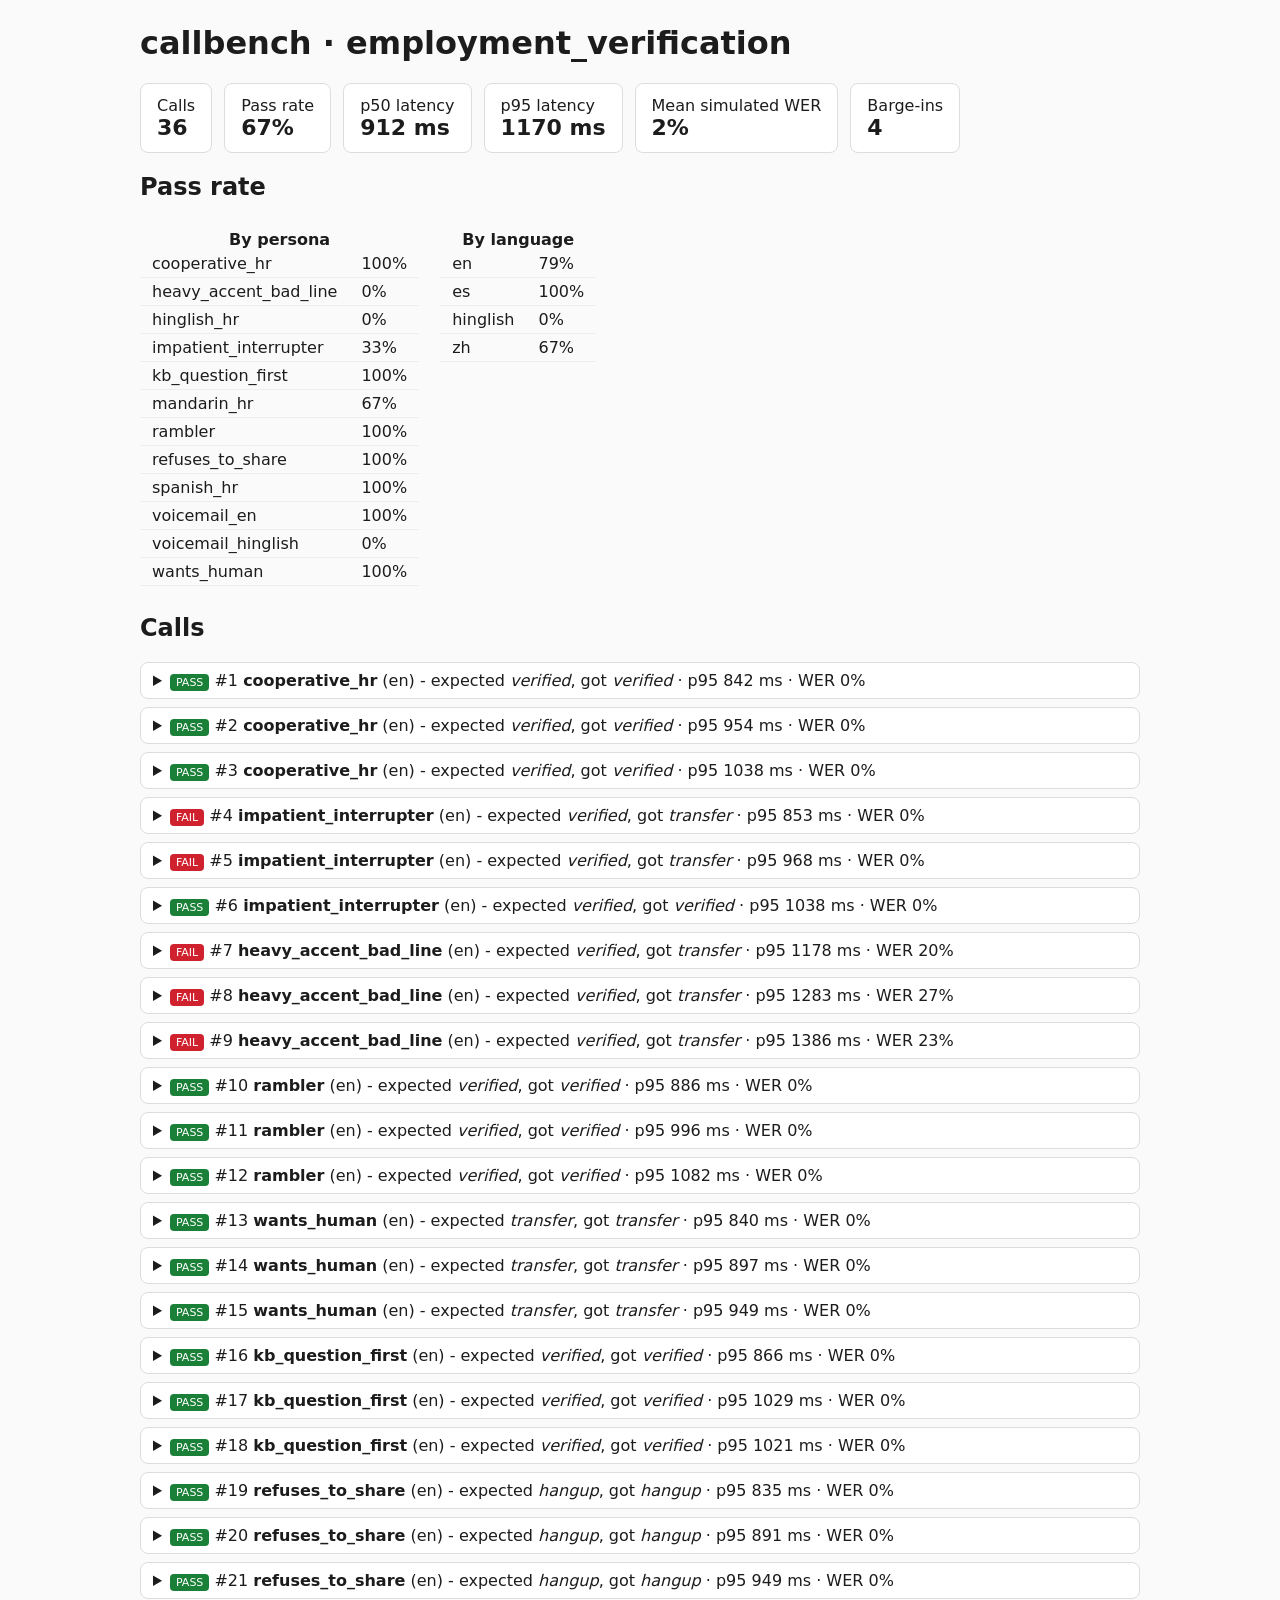
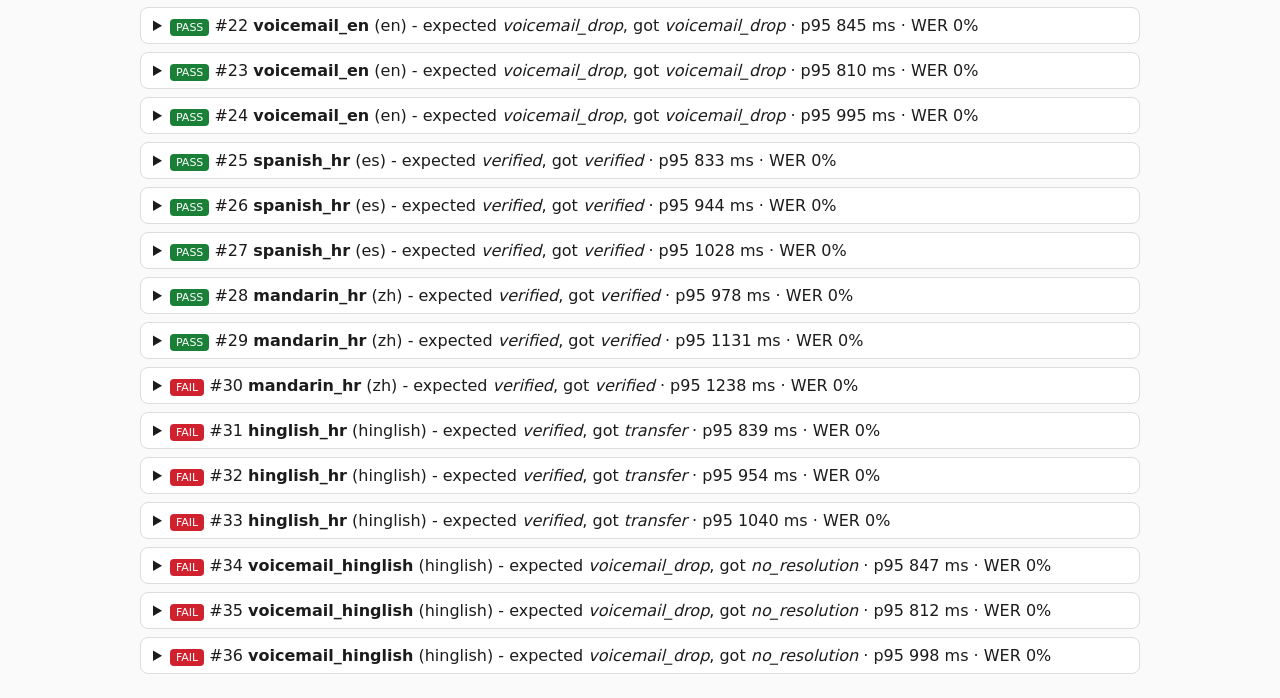
<file: examples/sample_report/report.html>
<!doctype html><html><head><meta charset="utf-8"><title>callbench · employment_verification</title>
<meta name="viewport" content="width=device-width,initial-scale=1">
<style>
body{font-family:system-ui,sans-serif;max-width:1000px;margin:24px auto;padding:0 16px;color:#1c1c1c;background:#fafafa}
.kpis{display:flex;gap:12px;flex-wrap:wrap} .k{background:#fff;border:1px solid #ddd;border-radius:8px;padding:12px 16px}
.k b{display:block;font-size:22px} table{border-collapse:collapse;margin:8px 16px 8px 0;display:inline-table}
td{border-bottom:1px solid #eee;padding:4px 12px} details{background:#fff;border:1px solid #ddd;border-radius:8px;margin:8px 0;padding:8px 12px}
.b{font-size:11px;padding:2px 6px;border-radius:4px;color:#fff} .ok{background:#1a7f37} .bad{background:#cf222e}
.t{padding:6px 8px;margin:4px 0;border-radius:6px} .agent{background:#eef4ff} .caller{background:#f4f4f4}
.heard{color:#9a6700;font-size:12px} .meta,.checks,.notes{color:#666;font-size:12px}
</style></head><body>
<h1>callbench · employment_verification</h1>
<div class="kpis">
<div class="k">Calls<b>36</b></div><div class="k">Pass rate<b>67%</b></div>
<div class="k">p50 latency<b>912 ms</b></div><div class="k">p95 latency<b>1170 ms</b></div>
<div class="k">Mean simulated WER<b>2%</b></div><div class="k">Barge-ins<b>4</b></div>
</div>
<h2>Pass rate</h2>
<table><tr><th colspan=2>By persona</th></tr><tr><td>cooperative_hr</td><td>100%</td></tr><tr><td>heavy_accent_bad_line</td><td>0%</td></tr><tr><td>hinglish_hr</td><td>0%</td></tr><tr><td>impatient_interrupter</td><td>33%</td></tr><tr><td>kb_question_first</td><td>100%</td></tr><tr><td>mandarin_hr</td><td>67%</td></tr><tr><td>rambler</td><td>100%</td></tr><tr><td>refuses_to_share</td><td>100%</td></tr><tr><td>spanish_hr</td><td>100%</td></tr><tr><td>voicemail_en</td><td>100%</td></tr><tr><td>voicemail_hinglish</td><td>0%</td></tr><tr><td>wants_human</td><td>100%</td></tr></table>
<table><tr><th colspan=2>By language</th></tr><tr><td>en</td><td>79%</td></tr><tr><td>es</td><td>100%</td></tr><tr><td>hinglish</td><td>0%</td></tr><tr><td>zh</td><td>67%</td></tr></table>
<h2>Calls</h2><details><summary><span class="b ok">PASS</span> #1 <b>cooperative_hr</b> (en) - expected <i>verified</i>, got <i>verified</i> · p95 842 ms · WER 0%</summary><div class="checks">outcome_correct: ok · fields_correct: ok · latency_ok: ok · no_loop: ok</div><div class="notes"></div><div class="t caller"><b>Caller:</b> Hello?</div><div class="t agent"><b>Agent:</b> Hi, this is Ava, an automated assistant from Acme Verify calling to confirm employment details. What is the employee&#x27;s full name?<div class="meta">803 ms</div></div><div class="t caller"><b>Caller:</b> The employee&#x27;s name is Priya Sharma.</div><div class="t agent"><b>Agent:</b> Thanks. What were their employment dates?<div class="meta">818 ms</div></div><div class="t caller"><b>Caller:</b> They worked here from March 2019 to June 2023.</div><div class="t agent"><b>Agent:</b> Got it. What was their job title?<div class="meta">842 ms</div></div><div class="t caller"><b>Caller:</b> Their job title was Senior Data Analyst.</div><div class="t agent"><b>Agent:</b> To confirm: Priya Sharma, from March 2019 to June 2023, as Senior Data Analyst. Is that correct?<div class="meta">821 ms</div></div><div class="t caller"><b>Caller:</b> Yes, that&#x27;s right.</div><div class="t agent"><b>Agent:</b> Thank you for your time. Have a great day, goodbye.<div class="meta">758 ms · hangup</div></div></details><details><summary><span class="b ok">PASS</span> #2 <b>cooperative_hr</b> (en) - expected <i>verified</i>, got <i>verified</i> · p95 954 ms · WER 0%</summary><div class="checks">outcome_correct: ok · fields_correct: ok · latency_ok: ok · no_loop: ok</div><div class="notes"></div><div class="t caller"><b>Caller:</b> Hello?</div><div class="t agent"><b>Agent:</b> Hi, this is Ava, an automated assistant from Acme Verify calling to confirm employment details. What is the employee&#x27;s full name?<div class="meta">772 ms</div></div><div class="t caller"><b>Caller:</b> The employee&#x27;s name is Priya Sharma.</div><div class="t agent"><b>Agent:</b> Thanks. What were their employment dates?<div class="meta">875 ms</div></div><div class="t caller"><b>Caller:</b> They worked here from March 2019 to June 2023.</div><div class="t agent"><b>Agent:</b> Got it. What was their job title?<div class="meta">954 ms</div></div><div class="t caller"><b>Caller:</b> Their job title was Senior Data Analyst.</div><div class="t agent"><b>Agent:</b> To confirm: Priya Sharma, from March 2019 to June 2023, as Senior Data Analyst. Is that correct?<div class="meta">858 ms</div></div><div class="t caller"><b>Caller:</b> Yes, that&#x27;s right.</div><div class="t agent"><b>Agent:</b> Thank you for your time. Have a great day, goodbye.<div class="meta">930 ms · hangup</div></div></details><details><summary><span class="b ok">PASS</span> #3 <b>cooperative_hr</b> (en) - expected <i>verified</i>, got <i>verified</i> · p95 1038 ms · WER 0%</summary><div class="checks">outcome_correct: ok · fields_correct: ok · latency_ok: ok · no_loop: ok</div><div class="notes"></div><div class="t caller"><b>Caller:</b> Hello?</div><div class="t agent"><b>Agent:</b> Hi, this is Ava, an automated assistant from Acme Verify calling to confirm employment details. What is the employee&#x27;s full name?<div class="meta">949 ms</div></div><div class="t caller"><b>Caller:</b> The employee&#x27;s name is Priya Sharma.</div><div class="t agent"><b>Agent:</b> Thanks. What were their employment dates?<div class="meta">920 ms</div></div><div class="t caller"><b>Caller:</b> They worked here from March 2019 to June 2023.</div><div class="t agent"><b>Agent:</b> Got it. What was their job title?<div class="meta">1038 ms</div></div><div class="t caller"><b>Caller:</b> Their job title was Senior Data Analyst.</div><div class="t agent"><b>Agent:</b> To confirm: Priya Sharma, from March 2019 to June 2023, as Senior Data Analyst. Is that correct?<div class="meta">873 ms</div></div><div class="t caller"><b>Caller:</b> Yes, that&#x27;s right.</div><div class="t agent"><b>Agent:</b> Thank you for your time. Have a great day, goodbye.<div class="meta">935 ms · hangup</div></div></details><details><summary><span class="b bad">FAIL</span> #4 <b>impatient_interrupter</b> (en) - expected <i>verified</i>, got <i>transfer</i> · p95 853 ms · WER 0%</summary><div class="checks">outcome_correct: FAIL · fields_correct: FAIL · latency_ok: ok · no_loop: ok</div><div class="notes">wrong/missing fields: employee_name, start_date, end_date, job_title</div><div class="t caller"><b>Caller:</b> Hello?</div><div class="t agent"><b>Agent:</b> Hi, this is Ava, an automated assistant from Acme Verify calling to confirm employment details. What is the employee&#x27;s full name?<div class="meta">803 ms · barge-in</div></div><div class="t caller"><b>Caller:</b> Yeah yeah, just get to the point. Sorry, what?</div><div class="t agent"><b>Agent:</b> Sorry, I didn&#x27;t catch that. Could you repeat the employee name?<div class="meta">841 ms · barge-in</div></div><div class="t caller"><b>Caller:</b> Yeah yeah, just get to the point. Sorry, what?</div><div class="t agent"><b>Agent:</b> Of course, let me transfer you to a member of our team now.<div class="meta">853 ms · transfer</div></div></details><details><summary><span class="b bad">FAIL</span> #5 <b>impatient_interrupter</b> (en) - expected <i>verified</i>, got <i>transfer</i> · p95 968 ms · WER 0%</summary><div class="checks">outcome_correct: FAIL · fields_correct: FAIL · latency_ok: ok · no_loop: ok</div><div class="notes">wrong/missing fields: employee_name, start_date, end_date, job_title</div><div class="t caller"><b>Caller:</b> Hello?</div><div class="t agent"><b>Agent:</b> Hi, this is Ava, an automated assistant from Acme Verify calling to confirm employment details. What is the employee&#x27;s full name?<div class="meta">772 ms · barge-in</div></div><div class="t caller"><b>Caller:</b> Yeah yeah, just get to the point. Sorry, what?</div><div class="t agent"><b>Agent:</b> Sorry, I didn&#x27;t catch that. Could you repeat the employee name?<div class="meta">897 ms · barge-in</div></div><div class="t caller"><b>Caller:</b> Yeah yeah, just get to the point. Sorry, what?</div><div class="t agent"><b>Agent:</b> Of course, let me transfer you to a member of our team now.<div class="meta">968 ms · transfer</div></div></details><details><summary><span class="b ok">PASS</span> #6 <b>impatient_interrupter</b> (en) - expected <i>verified</i>, got <i>verified</i> · p95 1038 ms · WER 0%</summary><div class="checks">outcome_correct: ok · fields_correct: ok · latency_ok: ok · no_loop: ok</div><div class="notes"></div><div class="t caller"><b>Caller:</b> Hello?</div><div class="t agent"><b>Agent:</b> Hi, this is Ava, an automated assistant from Acme Verify calling to confirm employment details. What is the employee&#x27;s full name?<div class="meta">949 ms</div></div><div class="t caller"><b>Caller:</b> The employee&#x27;s name is Priya Sharma.</div><div class="t agent"><b>Agent:</b> Thanks. What were their employment dates?<div class="meta">920 ms</div></div><div class="t caller"><b>Caller:</b> They worked here from March 2019 to June 2023.</div><div class="t agent"><b>Agent:</b> Got it. What was their job title?<div class="meta">1038 ms</div></div><div class="t caller"><b>Caller:</b> Their job title was Senior Data Analyst.</div><div class="t agent"><b>Agent:</b> To confirm: Priya Sharma, from March 2019 to June 2023, as Senior Data Analyst. Is that correct?<div class="meta">873 ms</div></div><div class="t caller"><b>Caller:</b> Yes, that&#x27;s right.</div><div class="t agent"><b>Agent:</b> Thank you for your time. Have a great day, goodbye.<div class="meta">935 ms · hangup</div></div></details><details><summary><span class="b bad">FAIL</span> #7 <b>heavy_accent_bad_line</b> (en) - expected <i>verified</i>, got <i>transfer</i> · p95 1178 ms · WER 20%</summary><div class="checks">outcome_correct: FAIL · fields_correct: FAIL · latency_ok: ok · no_loop: ok</div><div class="notes">wrong/missing fields: employee_name, start_date, end_date, job_title</div><div class="t caller"><b>Caller:</b> Hello?</div><div class="t agent"><b>Agent:</b> Hi, this is Ava, an automated assistant from Acme Verify calling to confirm employment details. What is the employee&#x27;s full name?<div class="meta">1082 ms</div></div><div class="t caller"><b>Caller:</b> The employee&#x27;s name is Priya Sharma.<div class="heard">STT heard: The employee&#x27;s name Priya Sharma.</div></div><div class="t agent"><b>Agent:</b> Sorry, I didn&#x27;t catch that. Could you repeat the employee name?<div class="meta">1128 ms</div></div><div class="t caller"><b>Caller:</b> The employee&#x27;s name is Priya Sharma.<div class="heard">STT heard: The employee&#x27;s nine is pria Sharma.</div></div><div class="t agent"><b>Agent:</b> Of course, let me transfer you to a member of our team now.<div class="meta">1178 ms · transfer</div></div></details><details><summary><span class="b bad">FAIL</span> #8 <b>heavy_accent_bad_line</b> (en) - expected <i>verified</i>, got <i>transfer</i> · p95 1283 ms · WER 27%</summary><div class="checks">outcome_correct: FAIL · fields_correct: FAIL · latency_ok: FAIL · no_loop: ok</div><div class="notes">wrong/missing fields: employee_name, start_date, end_date, job_title</div><div class="t caller"><b>Caller:</b> Hello?</div><div class="t agent"><b>Agent:</b> Hi, this is Ava, an automated assistant from Acme Verify calling to confirm employment details. What is the employee&#x27;s full name?<div class="meta">1025 ms</div></div><div class="t caller"><b>Caller:</b> The employee&#x27;s name is Priya Sharma.<div class="heard">STT heard: The employee&#x27;s nine is Priya Sharma.</div></div><div class="t agent"><b>Agent:</b> Sorry, I didn&#x27;t catch that. Could you repeat the employee name?<div class="meta">1170 ms</div></div><div class="t caller"><b>Caller:</b> The employee&#x27;s name is Priya Sharma.<div class="heard">STT heard: The employee&#x27;s nine is pria sharmer</div></div><div class="t agent"><b>Agent:</b> Of course, let me transfer you to a member of our team now.<div class="meta">1283 ms · transfer</div></div></details><details><summary><span class="b bad">FAIL</span> #9 <b>heavy_accent_bad_line</b> (en) - expected <i>verified</i>, got <i>transfer</i> · p95 1386 ms · WER 23%</summary><div class="checks">outcome_correct: FAIL · fields_correct: FAIL · latency_ok: FAIL · no_loop: ok</div><div class="notes">wrong/missing fields: employee_name, start_date, end_date, job_title</div><div class="t caller"><b>Caller:</b> Hello?</div><div class="t agent"><b>Agent:</b> Hi, this is Ava, an automated assistant from Acme Verify calling to confirm employment details. What is the employee&#x27;s full name?<div class="meta">1258 ms</div></div><div class="t caller"><b>Caller:</b> The employee&#x27;s name is Priya Sharma.<div class="heard">STT heard: The employee&#x27;s name is pria Sharma.</div></div><div class="t agent"><b>Agent:</b> Thanks. What were their employment dates?<div class="meta">1244 ms</div></div><div class="t caller"><b>Caller:</b> They worked here from March 2019 to June 2023.<div class="heard">STT heard: They worked here form March 2019 to jean 2023.</div></div><div class="t agent"><b>Agent:</b> Sorry, I didn&#x27;t catch that. Could you repeat the dates?<div class="meta">1386 ms</div></div><div class="t caller"><b>Caller:</b> They worked here from March 2019 to June 2023.<div class="heard">STT heard: They worked here form much 2019 two June 2023.</div></div><div class="t agent"><b>Agent:</b> Of course, let me transfer you to a member of our team now.<div class="meta">1116 ms · transfer</div></div></details><details><summary><span class="b ok">PASS</span> #10 <b>rambler</b> (en) - expected <i>verified</i>, got <i>verified</i> · p95 886 ms · WER 0%</summary><div class="checks">outcome_correct: ok · fields_correct: ok · latency_ok: ok · no_loop: ok</div><div class="notes"></div><div class="t caller"><b>Caller:</b> Hello?</div><div class="t agent"><b>Agent:</b> Hi, this is Ava, an automated assistant from Acme Verify calling to confirm employment details. What is the employee&#x27;s full name?<div class="meta">803 ms</div></div><div class="t caller"><b>Caller:</b> Well, you know, it&#x27;s been a long week, anyway, The employee&#x27;s name is Priya Sharma.</div><div class="t agent"><b>Agent:</b> Thanks. What were their employment dates?<div class="meta">857 ms</div></div><div class="t caller"><b>Caller:</b> Well, you know, it&#x27;s been a long week, anyway, They worked here from March 2019 to June 2023.</div><div class="t agent"><b>Agent:</b> Got it. What was their job title?<div class="meta">886 ms</div></div><div class="t caller"><b>Caller:</b> Well, you know, it&#x27;s been a long week, anyway, Their job title was Senior Data Analyst.</div><div class="t agent"><b>Agent:</b> To confirm: Priya Sharma, from March 2019 to June 2023, as Senior Data Analyst. Is that correct?<div class="meta">853 ms</div></div><div class="t caller"><b>Caller:</b> Well, you know, it&#x27;s been a long week, anyway, Yes, that&#x27;s right.</div><div class="t agent"><b>Agent:</b> Thank you for your time. Have a great day, goodbye.<div class="meta">798 ms · hangup</div></div></details><details><summary><span class="b ok">PASS</span> #11 <b>rambler</b> (en) - expected <i>verified</i>, got <i>verified</i> · p95 996 ms · WER 0%</summary><div class="checks">outcome_correct: ok · fields_correct: ok · latency_ok: ok · no_loop: ok</div><div class="notes"></div><div class="t caller"><b>Caller:</b> Hello?</div><div class="t agent"><b>Agent:</b> Hi, this is Ava, an automated assistant from Acme Verify calling to confirm employment details. What is the employee&#x27;s full name?<div class="meta">772 ms</div></div><div class="t caller"><b>Caller:</b> Well, you know, it&#x27;s been a long week, anyway, The employee&#x27;s name is Priya Sharma.</div><div class="t agent"><b>Agent:</b> Thanks. What were their employment dates?<div class="meta">912 ms</div></div><div class="t caller"><b>Caller:</b> Well, you know, it&#x27;s been a long week, anyway, They worked here from March 2019 to June 2023.</div><div class="t agent"><b>Agent:</b> Got it. What was their job title?<div class="meta">996 ms</div></div><div class="t caller"><b>Caller:</b> Well, you know, it&#x27;s been a long week, anyway, Their job title was Senior Data Analyst.</div><div class="t agent"><b>Agent:</b> To confirm: Priya Sharma, from March 2019 to June 2023, as Senior Data Analyst. Is that correct?<div class="meta">893 ms</div></div><div class="t caller"><b>Caller:</b> Well, you know, it&#x27;s been a long week, anyway, Yes, that&#x27;s right.</div><div class="t agent"><b>Agent:</b> Thank you for your time. Have a great day, goodbye.<div class="meta">964 ms · hangup</div></div></details><details><summary><span class="b ok">PASS</span> #12 <b>rambler</b> (en) - expected <i>verified</i>, got <i>verified</i> · p95 1082 ms · WER 0%</summary><div class="checks">outcome_correct: ok · fields_correct: ok · latency_ok: ok · no_loop: ok</div><div class="notes"></div><div class="t caller"><b>Caller:</b> Hello?</div><div class="t agent"><b>Agent:</b> Hi, this is Ava, an automated assistant from Acme Verify calling to confirm employment details. What is the employee&#x27;s full name?<div class="meta">949 ms</div></div><div class="t caller"><b>Caller:</b> Well, you know, it&#x27;s been a long week, anyway, The employee&#x27;s name is Priya Sharma.</div><div class="t agent"><b>Agent:</b> Thanks. What were their employment dates?<div class="meta">962 ms</div></div><div class="t caller"><b>Caller:</b> Well, you know, it&#x27;s been a long week, anyway, They worked here from March 2019 to June 2023.</div><div class="t agent"><b>Agent:</b> Got it. What was their job title?<div class="meta">1082 ms</div></div><div class="t caller"><b>Caller:</b> Well, you know, it&#x27;s been a long week, anyway, Their job title was Senior Data Analyst.</div><div class="t agent"><b>Agent:</b> To confirm: Priya Sharma, from March 2019 to June 2023, as Senior Data Analyst. Is that correct?<div class="meta">904 ms</div></div><div class="t caller"><b>Caller:</b> Well, you know, it&#x27;s been a long week, anyway, Yes, that&#x27;s right.</div><div class="t agent"><b>Agent:</b> Thank you for your time. Have a great day, goodbye.<div class="meta">974 ms · hangup</div></div></details><details><summary><span class="b ok">PASS</span> #13 <b>wants_human</b> (en) - expected <i>transfer</i>, got <i>transfer</i> · p95 840 ms · WER 0%</summary><div class="checks">outcome_correct: ok · latency_ok: ok · no_loop: ok</div><div class="notes"></div><div class="t caller"><b>Caller:</b> Hello?</div><div class="t agent"><b>Agent:</b> Hi, this is Ava, an automated assistant from Acme Verify calling to confirm employment details. What is the employee&#x27;s full name?<div class="meta">803 ms</div></div><div class="t caller"><b>Caller:</b> Can I please speak to a real person?</div><div class="t agent"><b>Agent:</b> Of course, let me transfer you to a member of our team now.<div class="meta">840 ms · transfer</div></div></details><details><summary><span class="b ok">PASS</span> #14 <b>wants_human</b> (en) - expected <i>transfer</i>, got <i>transfer</i> · p95 897 ms · WER 0%</summary><div class="checks">outcome_correct: ok · latency_ok: ok · no_loop: ok</div><div class="notes"></div><div class="t caller"><b>Caller:</b> Hello?</div><div class="t agent"><b>Agent:</b> Hi, this is Ava, an automated assistant from Acme Verify calling to confirm employment details. What is the employee&#x27;s full name?<div class="meta">772 ms</div></div><div class="t caller"><b>Caller:</b> Can I please speak to a real person?</div><div class="t agent"><b>Agent:</b> Of course, let me transfer you to a member of our team now.<div class="meta">897 ms · transfer</div></div></details><details><summary><span class="b ok">PASS</span> #15 <b>wants_human</b> (en) - expected <i>transfer</i>, got <i>transfer</i> · p95 949 ms · WER 0%</summary><div class="checks">outcome_correct: ok · latency_ok: ok · no_loop: ok</div><div class="notes"></div><div class="t caller"><b>Caller:</b> Hello?</div><div class="t agent"><b>Agent:</b> Hi, this is Ava, an automated assistant from Acme Verify calling to confirm employment details. What is the employee&#x27;s full name?<div class="meta">949 ms</div></div><div class="t caller"><b>Caller:</b> Can I please speak to a real person?</div><div class="t agent"><b>Agent:</b> Of course, let me transfer you to a member of our team now.<div class="meta">945 ms · transfer</div></div></details><details><summary><span class="b ok">PASS</span> #16 <b>kb_question_first</b> (en) - expected <i>verified</i>, got <i>verified</i> · p95 866 ms · WER 0%</summary><div class="checks">outcome_correct: ok · fields_correct: ok · latency_ok: ok · no_loop: ok</div><div class="notes"></div><div class="t caller"><b>Caller:</b> Hello?</div><div class="t agent"><b>Agent:</b> Hi, this is Ava, an automated assistant from Acme Verify calling to confirm employment details. What is the employee&#x27;s full name?<div class="meta">803 ms</div></div><div class="t caller"><b>Caller:</b> Wait, what company is this? Why are you calling?</div><div class="t agent"><b>Agent:</b> I&#x27;m calling from Acme Verify, a background verification service. What is the employee&#x27;s full name?<div class="meta">831 ms</div></div><div class="t caller"><b>Caller:</b> The employee&#x27;s name is Priya Sharma.</div><div class="t agent"><b>Agent:</b> Thanks. What were their employment dates?<div class="meta">826 ms</div></div><div class="t caller"><b>Caller:</b> They worked here from March 2019 to June 2023.</div><div class="t agent"><b>Agent:</b> Got it. What was their job title?<div class="meta">806 ms</div></div><div class="t caller"><b>Caller:</b> Their job title was Senior Data Analyst.</div><div class="t agent"><b>Agent:</b> To confirm: Priya Sharma, from March 2019 to June 2023, as Senior Data Analyst. Is that correct?<div class="meta">788 ms</div></div><div class="t caller"><b>Caller:</b> Yes, that&#x27;s right.</div><div class="t agent"><b>Agent:</b> Thank you for your time. Have a great day, goodbye.<div class="meta">866 ms · hangup</div></div></details><details><summary><span class="b ok">PASS</span> #17 <b>kb_question_first</b> (en) - expected <i>verified</i>, got <i>verified</i> · p95 1029 ms · WER 0%</summary><div class="checks">outcome_correct: ok · fields_correct: ok · latency_ok: ok · no_loop: ok</div><div class="notes"></div><div class="t caller"><b>Caller:</b> Hello?</div><div class="t agent"><b>Agent:</b> Hi, this is Ava, an automated assistant from Acme Verify calling to confirm employment details. What is the employee&#x27;s full name?<div class="meta">772 ms</div></div><div class="t caller"><b>Caller:</b> Wait, what company is this? Why are you calling?</div><div class="t agent"><b>Agent:</b> I&#x27;m calling from Acme Verify, a background verification service. What is the employee&#x27;s full name?<div class="meta">887 ms</div></div><div class="t caller"><b>Caller:</b> The employee&#x27;s name is Priya Sharma.</div><div class="t agent"><b>Agent:</b> Thanks. What were their employment dates?<div class="meta">937 ms</div></div><div class="t caller"><b>Caller:</b> They worked here from March 2019 to June 2023.</div><div class="t agent"><b>Agent:</b> Got it. What was their job title?<div class="meta">846 ms</div></div><div class="t caller"><b>Caller:</b> Their job title was Senior Data Analyst.</div><div class="t agent"><b>Agent:</b> To confirm: Priya Sharma, from March 2019 to June 2023, as Senior Data Analyst. Is that correct?<div class="meta">962 ms</div></div><div class="t caller"><b>Caller:</b> Yes, that&#x27;s right.</div><div class="t agent"><b>Agent:</b> Thank you for your time. Have a great day, goodbye.<div class="meta">1029 ms · hangup</div></div></details><details><summary><span class="b ok">PASS</span> #18 <b>kb_question_first</b> (en) - expected <i>verified</i>, got <i>verified</i> · p95 1021 ms · WER 0%</summary><div class="checks">outcome_correct: ok · fields_correct: ok · latency_ok: ok · no_loop: ok</div><div class="notes"></div><div class="t caller"><b>Caller:</b> Hello?</div><div class="t agent"><b>Agent:</b> Hi, this is Ava, an automated assistant from Acme Verify calling to confirm employment details. What is the employee&#x27;s full name?<div class="meta">949 ms</div></div><div class="t caller"><b>Caller:</b> Wait, what company is this? Why are you calling?</div><div class="t agent"><b>Agent:</b> I&#x27;m calling from Acme Verify, a background verification service. What is the employee&#x27;s full name?<div class="meta">934 ms</div></div><div class="t caller"><b>Caller:</b> The employee&#x27;s name is Priya Sharma.</div><div class="t agent"><b>Agent:</b> Thanks. What were their employment dates?<div class="meta">1021 ms</div></div><div class="t caller"><b>Caller:</b> They worked here from March 2019 to June 2023.</div><div class="t agent"><b>Agent:</b> Got it. What was their job title?<div class="meta">856 ms</div></div><div class="t caller"><b>Caller:</b> Their job title was Senior Data Analyst.</div><div class="t agent"><b>Agent:</b> To confirm: Priya Sharma, from March 2019 to June 2023, as Senior Data Analyst. Is that correct?<div class="meta">969 ms</div></div><div class="t caller"><b>Caller:</b> Yes, that&#x27;s right.</div><div class="t agent"><b>Agent:</b> Thank you for your time. Have a great day, goodbye.<div class="meta">787 ms · hangup</div></div></details><details><summary><span class="b ok">PASS</span> #19 <b>refuses_to_share</b> (en) - expected <i>hangup</i>, got <i>hangup</i> · p95 835 ms · WER 0%</summary><div class="checks">outcome_correct: ok · latency_ok: ok · no_loop: ok</div><div class="notes"></div><div class="t caller"><b>Caller:</b> Hello?</div><div class="t agent"><b>Agent:</b> Hi, this is Ava, an automated assistant from Acme Verify calling to confirm employment details. What is the employee&#x27;s full name?<div class="meta">803 ms</div></div><div class="t caller"><b>Caller:</b> I&#x27;m not comfortable sharing that. Please don&#x27;t call again.</div><div class="t agent"><b>Agent:</b> I understand. Thank you for your time, goodbye.<div class="meta">835 ms · hangup</div></div></details><details><summary><span class="b ok">PASS</span> #20 <b>refuses_to_share</b> (en) - expected <i>hangup</i>, got <i>hangup</i> · p95 891 ms · WER 0%</summary><div class="checks">outcome_correct: ok · latency_ok: ok · no_loop: ok</div><div class="notes"></div><div class="t caller"><b>Caller:</b> Hello?</div><div class="t agent"><b>Agent:</b> Hi, this is Ava, an automated assistant from Acme Verify calling to confirm employment details. What is the employee&#x27;s full name?<div class="meta">772 ms</div></div><div class="t caller"><b>Caller:</b> I&#x27;m not comfortable sharing that. Please don&#x27;t call again.</div><div class="t agent"><b>Agent:</b> I understand. Thank you for your time, goodbye.<div class="meta">891 ms · hangup</div></div></details><details><summary><span class="b ok">PASS</span> #21 <b>refuses_to_share</b> (en) - expected <i>hangup</i>, got <i>hangup</i> · p95 949 ms · WER 0%</summary><div class="checks">outcome_correct: ok · latency_ok: ok · no_loop: ok</div><div class="notes"></div><div class="t caller"><b>Caller:</b> Hello?</div><div class="t agent"><b>Agent:</b> Hi, this is Ava, an automated assistant from Acme Verify calling to confirm employment details. What is the employee&#x27;s full name?<div class="meta">949 ms</div></div><div class="t caller"><b>Caller:</b> I&#x27;m not comfortable sharing that. Please don&#x27;t call again.</div><div class="t agent"><b>Agent:</b> I understand. Thank you for your time, goodbye.<div class="meta">939 ms · hangup</div></div></details><details><summary><span class="b ok">PASS</span> #22 <b>voicemail_en</b> (en) - expected <i>voicemail_drop</i>, got <i>voicemail_drop</i> · p95 845 ms · WER 0%</summary><div class="checks">outcome_correct: ok · latency_ok: ok · no_loop: ok</div><div class="notes"></div><div class="t caller"><b>Caller:</b> Hi, you&#x27;ve reached the HR desk. Please leave a message after the tone.</div><div class="t agent"><b>Agent:</b> Hi, this is Acme Verify calling about an employment verification. Please call us back at 555-0100. Thank you.<div class="meta">845 ms · voicemail_drop</div></div></details><details><summary><span class="b ok">PASS</span> #23 <b>voicemail_en</b> (en) - expected <i>voicemail_drop</i>, got <i>voicemail_drop</i> · p95 810 ms · WER 0%</summary><div class="checks">outcome_correct: ok · latency_ok: ok · no_loop: ok</div><div class="notes"></div><div class="t caller"><b>Caller:</b> Hi, you&#x27;ve reached the HR desk. Please leave a message after the tone.</div><div class="t agent"><b>Agent:</b> Hi, this is Acme Verify calling about an employment verification. Please call us back at 555-0100. Thank you.<div class="meta">810 ms · voicemail_drop</div></div></details><details><summary><span class="b ok">PASS</span> #24 <b>voicemail_en</b> (en) - expected <i>voicemail_drop</i>, got <i>voicemail_drop</i> · p95 995 ms · WER 0%</summary><div class="checks">outcome_correct: ok · latency_ok: ok · no_loop: ok</div><div class="notes"></div><div class="t caller"><b>Caller:</b> Hi, you&#x27;ve reached the HR desk. Please leave a message after the tone.</div><div class="t agent"><b>Agent:</b> Hi, this is Acme Verify calling about an employment verification. Please call us back at 555-0100. Thank you.<div class="meta">995 ms · voicemail_drop</div></div></details><details><summary><span class="b ok">PASS</span> #25 <b>spanish_hr</b> (es) - expected <i>verified</i>, got <i>verified</i> · p95 833 ms · WER 0%</summary><div class="checks">outcome_correct: ok · fields_correct: ok · latency_ok: ok · no_loop: ok</div><div class="notes"></div><div class="t caller"><b>Caller:</b> ¿Hola?</div><div class="t agent"><b>Agent:</b> Hola, soy Ava, asistente automática de Acme Verify, llamo para confirmar datos de empleo. ¿Cuál es el nombre del empleado?<div class="meta">801 ms</div></div><div class="t caller"><b>Caller:</b> El nombre del empleado es Lucía Garcia.</div><div class="t agent"><b>Agent:</b> Gracias. ¿Cuáles fueron las fechas de empleo?<div class="meta">824 ms</div></div><div class="t caller"><b>Caller:</b> Trabajó aquí desde enero 2020 hasta mayo 2024.</div><div class="t agent"><b>Agent:</b> Entendido. ¿Cuál era su puesto?<div class="meta">833 ms</div></div><div class="t caller"><b>Caller:</b> Su puesto era Ingeniera de Software.</div><div class="t agent"><b>Agent:</b> Para confirmar: Lucía Garcia, desde enero 2020 hasta mayo 2024, como Ingeniera de Software. ¿Es correcto?<div class="meta">816 ms</div></div><div class="t caller"><b>Caller:</b> Sí, es correcto.</div><div class="t agent"><b>Agent:</b> Gracias por su tiempo. Adiós.<div class="meta">750 ms · hangup</div></div></details><details><summary><span class="b ok">PASS</span> #26 <b>spanish_hr</b> (es) - expected <i>verified</i>, got <i>verified</i> · p95 944 ms · WER 0%</summary><div class="checks">outcome_correct: ok · fields_correct: ok · latency_ok: ok · no_loop: ok</div><div class="notes"></div><div class="t caller"><b>Caller:</b> ¿Hola?</div><div class="t agent"><b>Agent:</b> Hola, soy Ava, asistente automática de Acme Verify, llamo para confirmar datos de empleo. ¿Cuál es el nombre del empleado?<div class="meta">770 ms</div></div><div class="t caller"><b>Caller:</b> El nombre del empleado es Lucía Garcia.</div><div class="t agent"><b>Agent:</b> Gracias. ¿Cuáles fueron las fechas de empleo?<div class="meta">881 ms</div></div><div class="t caller"><b>Caller:</b> Trabajó aquí desde enero 2020 hasta mayo 2024.</div><div class="t agent"><b>Agent:</b> Entendido. ¿Cuál era su puesto?<div class="meta">944 ms</div></div><div class="t caller"><b>Caller:</b> Su puesto era Ingeniera de Software.</div><div class="t agent"><b>Agent:</b> Para confirmar: Lucía Garcia, desde enero 2020 hasta mayo 2024, como Ingeniera de Software. ¿Es correcto?<div class="meta">853 ms</div></div><div class="t caller"><b>Caller:</b> Sí, es correcto.</div><div class="t agent"><b>Agent:</b> Gracias por su tiempo. Adiós.<div class="meta">918 ms · hangup</div></div></details><details><summary><span class="b ok">PASS</span> #27 <b>spanish_hr</b> (es) - expected <i>verified</i>, got <i>verified</i> · p95 1028 ms · WER 0%</summary><div class="checks">outcome_correct: ok · fields_correct: ok · latency_ok: ok · no_loop: ok</div><div class="notes"></div><div class="t caller"><b>Caller:</b> ¿Hola?</div><div class="t agent"><b>Agent:</b> Hola, soy Ava, asistente automática de Acme Verify, llamo para confirmar datos de empleo. ¿Cuál es el nombre del empleado?<div class="meta">947 ms</div></div><div class="t caller"><b>Caller:</b> El nombre del empleado es Lucía Garcia.</div><div class="t agent"><b>Agent:</b> Gracias. ¿Cuáles fueron las fechas de empleo?<div class="meta">927 ms</div></div><div class="t caller"><b>Caller:</b> Trabajó aquí desde enero 2020 hasta mayo 2024.</div><div class="t agent"><b>Agent:</b> Entendido. ¿Cuál era su puesto?<div class="meta">1028 ms</div></div><div class="t caller"><b>Caller:</b> Su puesto era Ingeniera de Software.</div><div class="t agent"><b>Agent:</b> Para confirmar: Lucía Garcia, desde enero 2020 hasta mayo 2024, como Ingeniera de Software. ¿Es correcto?<div class="meta">867 ms</div></div><div class="t caller"><b>Caller:</b> Sí, es correcto.</div><div class="t agent"><b>Agent:</b> Gracias por su tiempo. Adiós.<div class="meta">923 ms · hangup</div></div></details><details><summary><span class="b ok">PASS</span> #28 <b>mandarin_hr</b> (zh) - expected <i>verified</i>, got <i>verified</i> · p95 978 ms · WER 0%</summary><div class="checks">outcome_correct: ok · fields_correct: ok · latency_ok: ok · no_loop: ok</div><div class="notes"></div><div class="t caller"><b>Caller:</b> 喂？</div><div class="t agent"><b>Agent:</b> 您好，我是 Acme Verify 的自动助理 Ava，来电确认雇佣信息。请问员工的名字是什么？<div class="meta">950 ms</div></div><div class="t caller"><b>Caller:</b> 员工的名字是 陈伟。</div><div class="t agent"><b>Agent:</b> 谢谢。请问他的工作日期是什么时间？<div class="meta">971 ms</div></div><div class="t caller"><b>Caller:</b> 他从 2018年1月 工作到 2022年12月。</div><div class="t agent"><b>Agent:</b> 好的。请问他的职位是什么？<div class="meta">975 ms</div></div><div class="t caller"><b>Caller:</b> 他的职位是 产品经理。</div><div class="t agent"><b>Agent:</b> 确认一下：陈伟，从 2018年1月 到 2022年12月，职位 产品经理，对吗？<div class="meta">978 ms</div></div><div class="t caller"><b>Caller:</b> 是的，没错。</div><div class="t agent"><b>Agent:</b> 感谢您的时间，再见。<div class="meta">885 ms · hangup</div></div></details><details><summary><span class="b ok">PASS</span> #29 <b>mandarin_hr</b> (zh) - expected <i>verified</i>, got <i>verified</i> · p95 1131 ms · WER 0%</summary><div class="checks">outcome_correct: ok · fields_correct: ok · latency_ok: ok · no_loop: ok</div><div class="notes"></div><div class="t caller"><b>Caller:</b> 喂？</div><div class="t agent"><b>Agent:</b> 您好，我是 Acme Verify 的自动助理 Ava，来电确认雇佣信息。请问员工的名字是什么？<div class="meta">901 ms</div></div><div class="t caller"><b>Caller:</b> 员工的名字是 陈伟。</div><div class="t agent"><b>Agent:</b> 谢谢。请问他的工作日期是什么时间？<div class="meta">1028 ms</div></div><div class="t caller"><b>Caller:</b> 他从 2018年1月 工作到 2022年12月。</div><div class="t agent"><b>Agent:</b> 好的。请问他的职位是什么？<div class="meta">1131 ms</div></div><div class="t caller"><b>Caller:</b> 他的职位是 产品经理。</div><div class="t agent"><b>Agent:</b> 确认一下：陈伟，从 2018年1月 到 2022年12月，职位 产品经理，对吗？<div class="meta">999 ms</div></div><div class="t caller"><b>Caller:</b> 是的，没错。</div><div class="t agent"><b>Agent:</b> 感谢您的时间，再见。<div class="meta">1118 ms · hangup</div></div></details><details><summary><span class="b bad">FAIL</span> #30 <b>mandarin_hr</b> (zh) - expected <i>verified</i>, got <i>verified</i> · p95 1238 ms · WER 0%</summary><div class="checks">outcome_correct: ok · fields_correct: ok · latency_ok: FAIL · no_loop: ok</div><div class="notes"></div><div class="t caller"><b>Caller:</b> 喂？</div><div class="t agent"><b>Agent:</b> 您好，我是 Acme Verify 的自动助理 Ava，来电确认雇佣信息。请问员工的名字是什么？<div class="meta">1117 ms</div></div><div class="t caller"><b>Caller:</b> 员工的名字是 陈伟。</div><div class="t agent"><b>Agent:</b> 谢谢。请问他的工作日期是什么时间？<div class="meta">1091 ms</div></div><div class="t caller"><b>Caller:</b> 他从 2018年1月 工作到 2022年12月。</div><div class="t agent"><b>Agent:</b> 好的。请问他的职位是什么？<div class="meta">1238 ms</div></div><div class="t caller"><b>Caller:</b> 他的职位是 产品经理。</div><div class="t agent"><b>Agent:</b> 确认一下：陈伟，从 2018年1月 到 2022年12月，职位 产品经理，对吗？<div class="meta">1044 ms</div></div><div class="t caller"><b>Caller:</b> 是的，没错。</div><div class="t agent"><b>Agent:</b> 感谢您的时间，再见。<div class="meta">1120 ms · hangup</div></div></details><details><summary><span class="b bad">FAIL</span> #31 <b>hinglish_hr</b> (hinglish) - expected <i>verified</i>, got <i>transfer</i> · p95 839 ms · WER 0%</summary><div class="checks">outcome_correct: FAIL · fields_correct: FAIL · latency_ok: ok · no_loop: ok</div><div class="notes">wrong/missing fields: employee_name, start_date, end_date, job_title</div><div class="t caller"><b>Caller:</b> Haan, hello?</div><div class="t agent"><b>Agent:</b> Hi, this is Ava, an automated assistant from Acme Verify calling to confirm employment details. What is the employee&#x27;s full name?<div class="meta">807 ms</div></div><div class="t caller"><b>Caller:</b> Employee ka naam Priya Sharma hai.</div><div class="t agent"><b>Agent:</b> Sorry, I didn&#x27;t catch that. Could you repeat the employee name?<div class="meta">828 ms</div></div><div class="t caller"><b>Caller:</b> Employee ka naam Priya Sharma hai.</div><div class="t agent"><b>Agent:</b> Of course, let me transfer you to a member of our team now.<div class="meta">839 ms · transfer</div></div></details><details><summary><span class="b bad">FAIL</span> #32 <b>hinglish_hr</b> (hinglish) - expected <i>verified</i>, got <i>transfer</i> · p95 954 ms · WER 0%</summary><div class="checks">outcome_correct: FAIL · fields_correct: FAIL · latency_ok: ok · no_loop: ok</div><div class="notes">wrong/missing fields: employee_name, start_date, end_date, job_title</div><div class="t caller"><b>Caller:</b> Haan, hello?</div><div class="t agent"><b>Agent:</b> Hi, this is Ava, an automated assistant from Acme Verify calling to confirm employment details. What is the employee&#x27;s full name?<div class="meta">775 ms</div></div><div class="t caller"><b>Caller:</b> Employee ka naam Priya Sharma hai.</div><div class="t agent"><b>Agent:</b> Sorry, I didn&#x27;t catch that. Could you repeat the employee name?<div class="meta">885 ms</div></div><div class="t caller"><b>Caller:</b> Employee ka naam Priya Sharma hai.</div><div class="t agent"><b>Agent:</b> Of course, let me transfer you to a member of our team now.<div class="meta">954 ms · transfer</div></div></details><details><summary><span class="b bad">FAIL</span> #33 <b>hinglish_hr</b> (hinglish) - expected <i>verified</i>, got <i>transfer</i> · p95 1040 ms · WER 0%</summary><div class="checks">outcome_correct: FAIL · fields_correct: FAIL · latency_ok: ok · no_loop: ok</div><div class="notes">wrong/missing fields: employee_name, start_date, end_date, job_title</div><div class="t caller"><b>Caller:</b> Haan, hello?</div><div class="t agent"><b>Agent:</b> Hi, this is Ava, an automated assistant from Acme Verify calling to confirm employment details. What is the employee&#x27;s full name?<div class="meta">954 ms</div></div><div class="t caller"><b>Caller:</b> Employee ka naam Priya Sharma hai.</div><div class="t agent"><b>Agent:</b> Sorry, I didn&#x27;t catch that. Could you repeat the employee name?<div class="meta">931 ms</div></div><div class="t caller"><b>Caller:</b> Employee ka naam Priya Sharma hai.</div><div class="t agent"><b>Agent:</b> Of course, let me transfer you to a member of our team now.<div class="meta">1040 ms · transfer</div></div></details><details><summary><span class="b bad">FAIL</span> #34 <b>voicemail_hinglish</b> (hinglish) - expected <i>voicemail_drop</i>, got <i>no_resolution</i> · p95 847 ms · WER 0%</summary><div class="checks">outcome_correct: FAIL · latency_ok: ok · no_loop: ok</div><div class="notes">caller went silent</div><div class="t caller"><b>Caller:</b> Aapne HR desk ko call kiya hai. Beep ke baad message chhodiye.</div><div class="t agent"><b>Agent:</b> Hi, this is Ava, an automated assistant from Acme Verify calling to confirm employment details. What is the employee&#x27;s full name?<div class="meta">847 ms</div></div></details><details><summary><span class="b bad">FAIL</span> #35 <b>voicemail_hinglish</b> (hinglish) - expected <i>voicemail_drop</i>, got <i>no_resolution</i> · p95 812 ms · WER 0%</summary><div class="checks">outcome_correct: FAIL · latency_ok: ok · no_loop: ok</div><div class="notes">caller went silent</div><div class="t caller"><b>Caller:</b> Aapne HR desk ko call kiya hai. Beep ke baad message chhodiye.</div><div class="t agent"><b>Agent:</b> Hi, this is Ava, an automated assistant from Acme Verify calling to confirm employment details. What is the employee&#x27;s full name?<div class="meta">812 ms</div></div></details><details><summary><span class="b bad">FAIL</span> #36 <b>voicemail_hinglish</b> (hinglish) - expected <i>voicemail_drop</i>, got <i>no_resolution</i> · p95 998 ms · WER 0%</summary><div class="checks">outcome_correct: FAIL · latency_ok: ok · no_loop: ok</div><div class="notes">caller went silent</div><div class="t caller"><b>Caller:</b> Aapne HR desk ko call kiya hai. Beep ke baad message chhodiye.</div><div class="t agent"><b>Agent:</b> Hi, this is Ava, an automated assistant from Acme Verify calling to confirm employment details. What is the employee&#x27;s full name?<div class="meta">998 ms</div></div></details>
</body></html>
</file>
